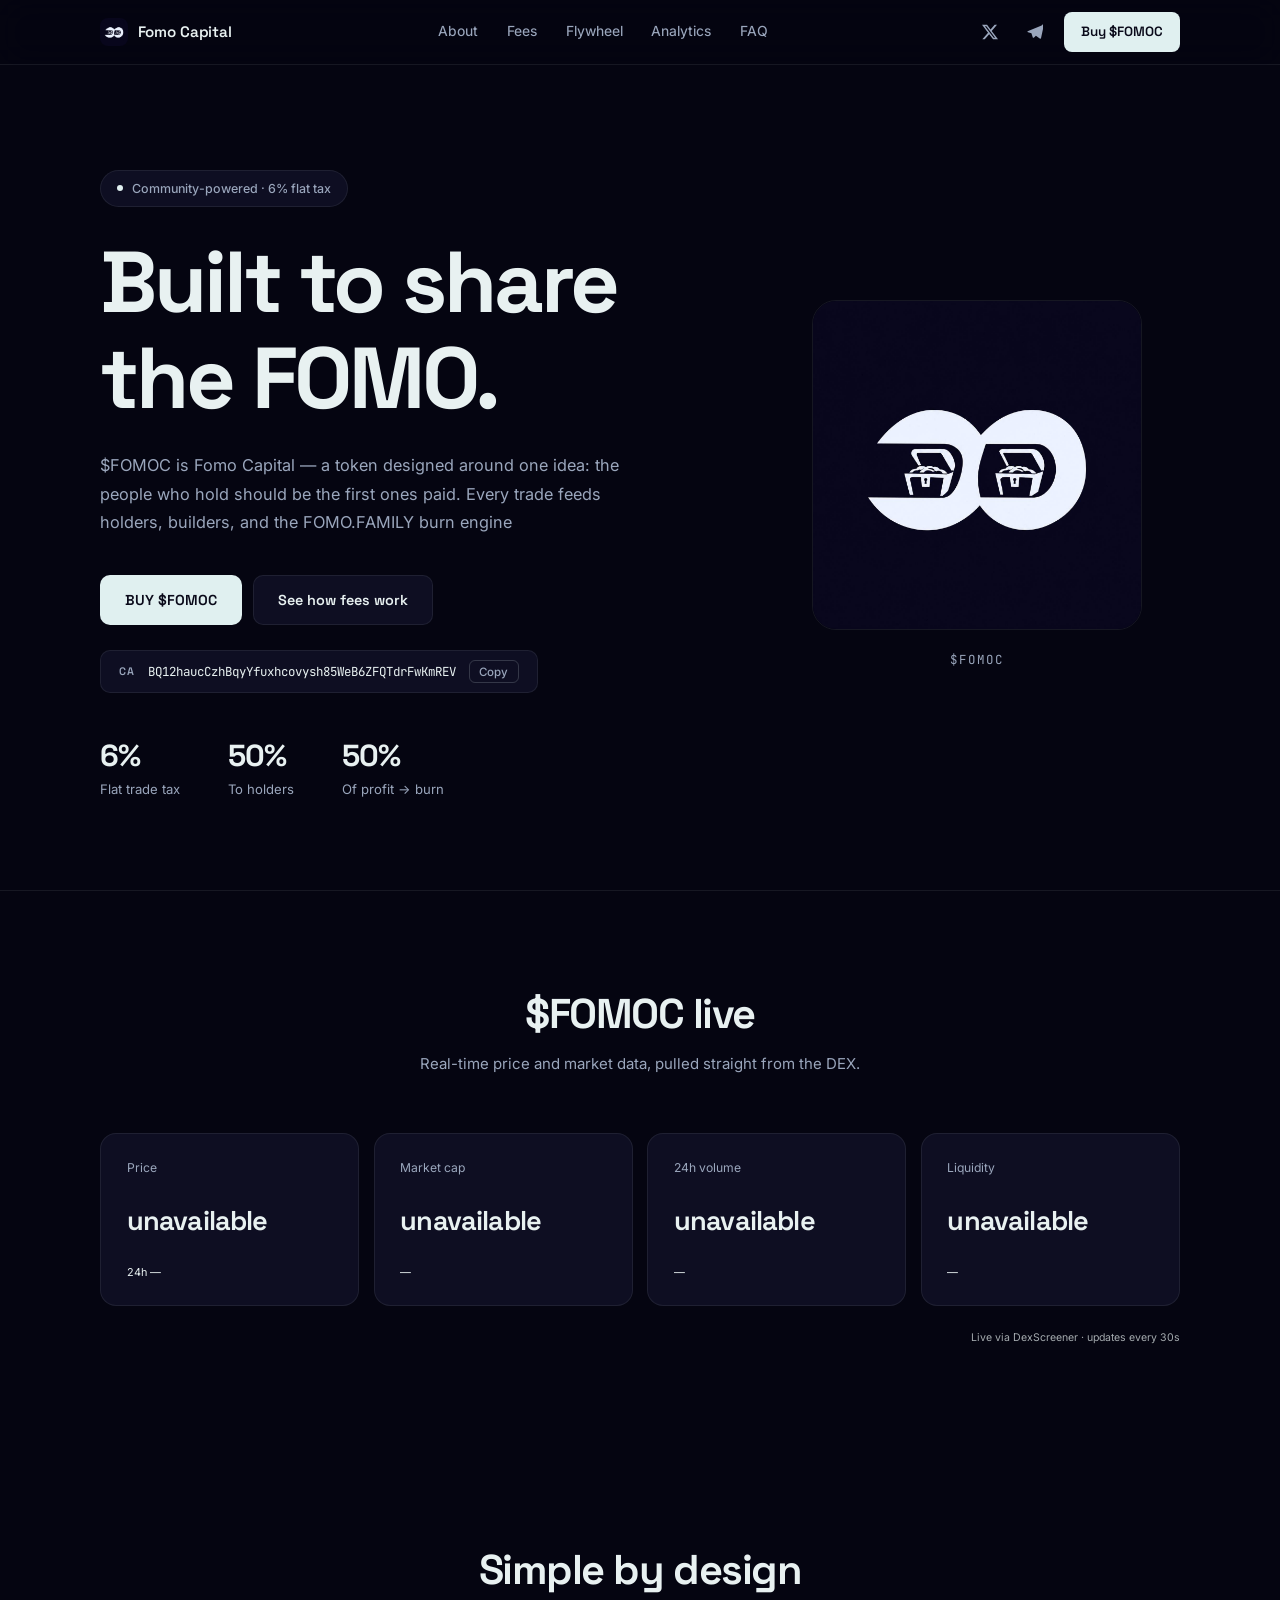
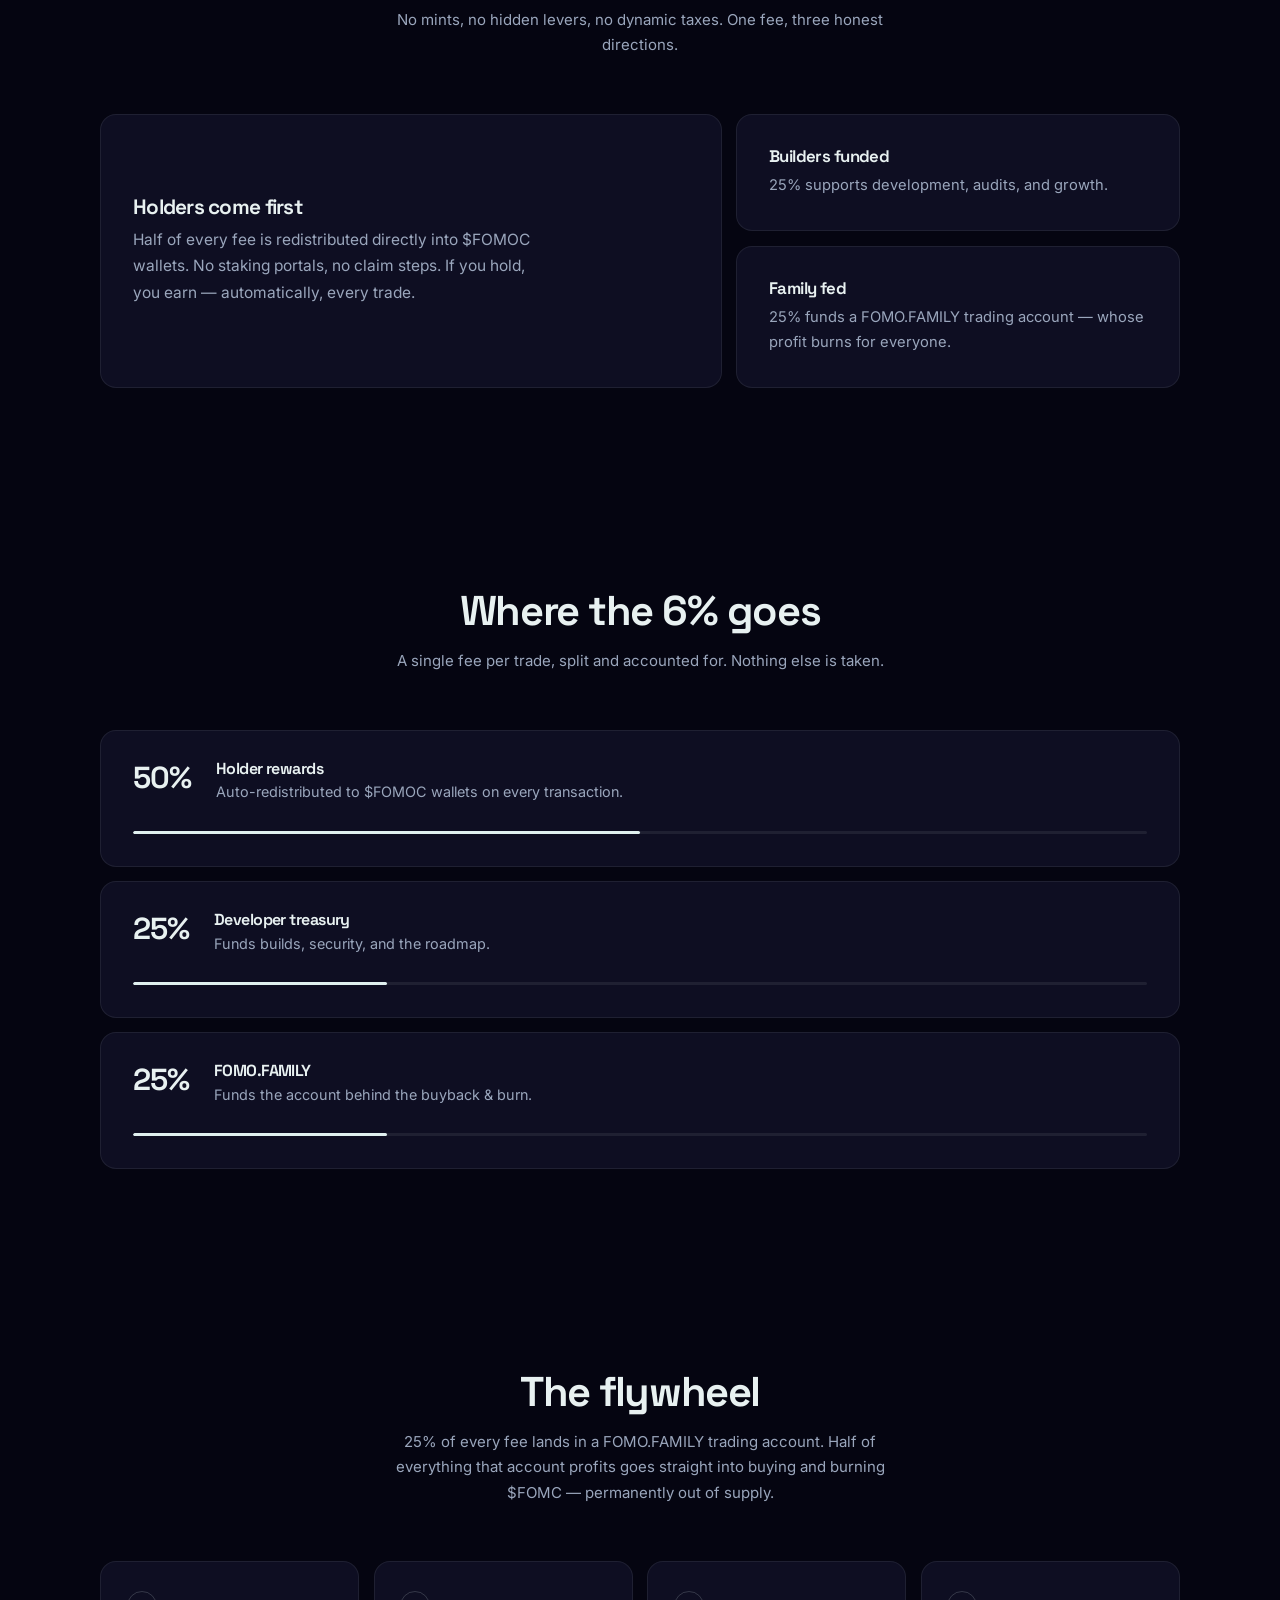
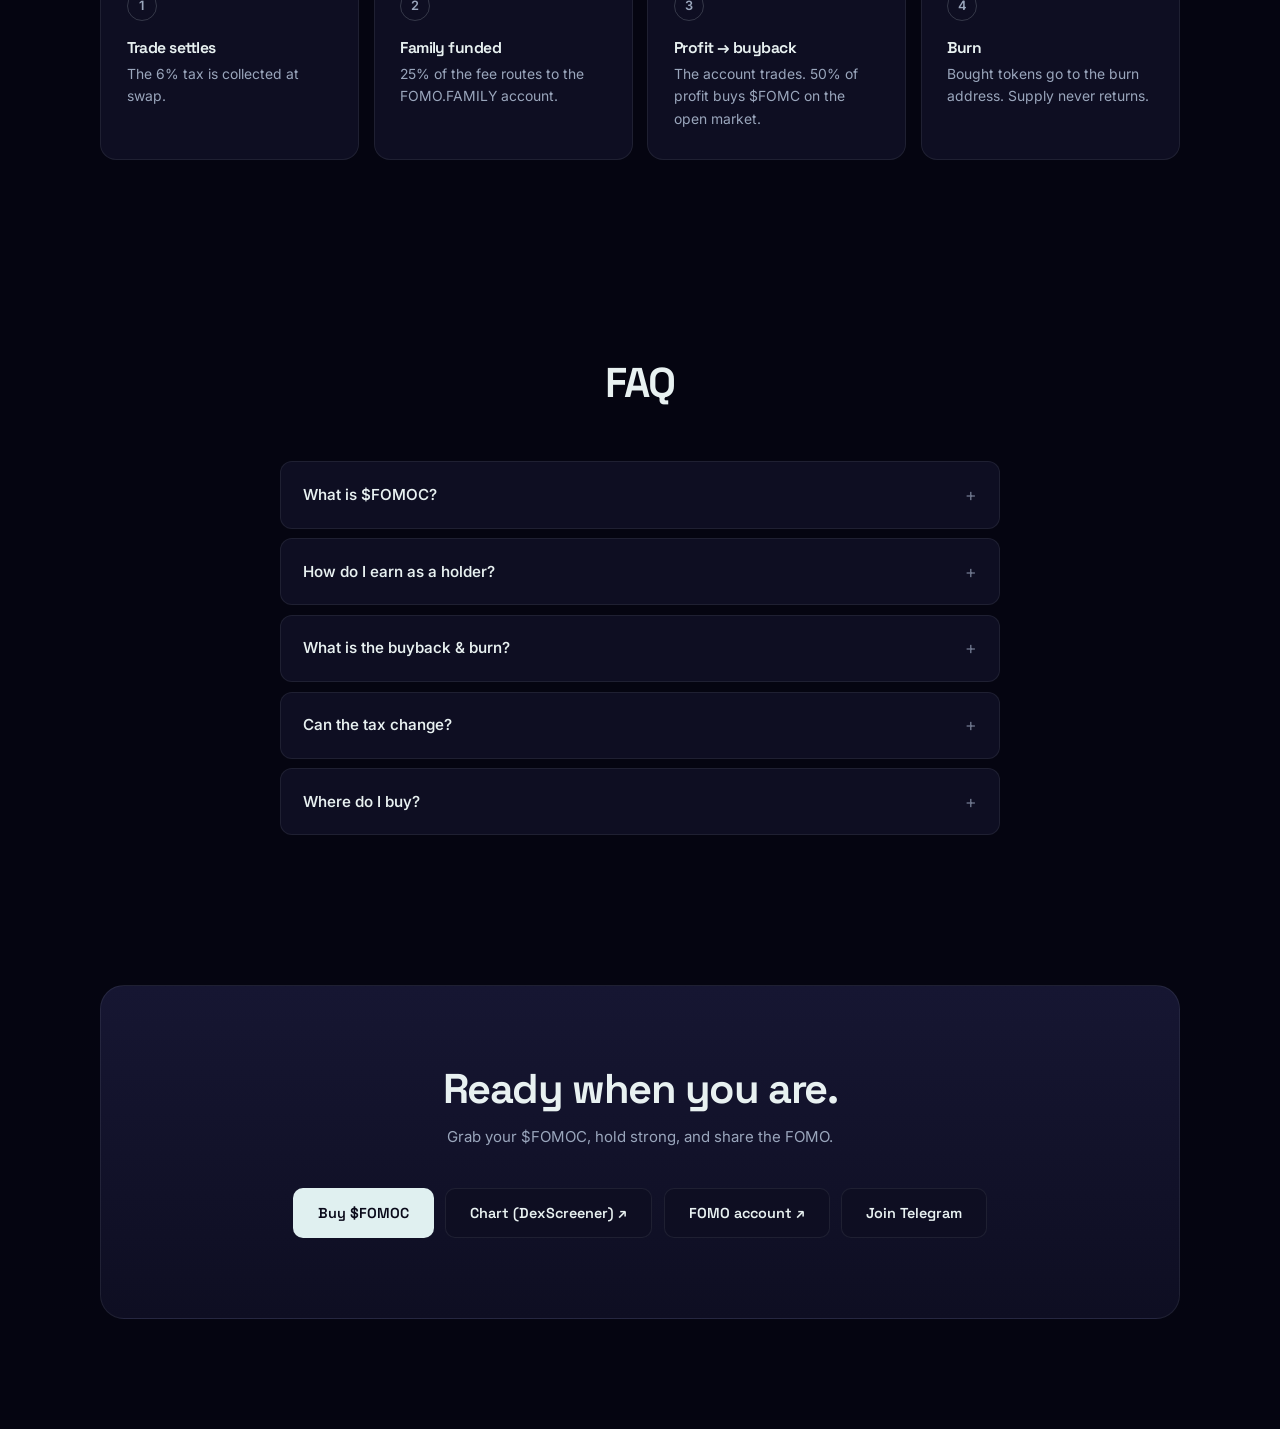
<file: index.html>
<!DOCTYPE html>
<html lang="en">
<head>
  <meta charset="UTF-8">
  <meta name="viewport" content="width=device-width, initial-scale=1.0">
  <title>$FOMOC — Fomo Capital</title>
  <meta name="description" content="Fomo Capital ($FOMOC) — a community-powered token. 50% of fees reward holders, 25% support the devs, 25% goes to FOMO.FAMILY. Built to share the FOMO.">
  <link rel="icon" type="image/jpeg" href="logo-icon.jpg">
  <link rel="preconnect" href="https://fonts.googleapis.com">
  <link rel="preconnect" href="https://fonts.gstatic.com" crossorigin>
  <link href="https://fonts.googleapis.com/css2?family=Space+Grotesk:wght@400;500;600;700&family=Inter:wght@100..900&family=JetBrains+Mono:wght@400;500&display=swap" rel="stylesheet">
  <link rel="stylesheet" href="styles.css">
</head>
<body>



  <!-- ===== NAV ===== -->
  <header class="nav" id="top">
    <div class="container nav-inner">
      <a href="#top" class="brand">
        <img src="logo-icon.jpg" alt="" class="brand-mark">
        <span>Fomo Capital</span>
      </a>
      <nav class="nav-links" id="navLinks">
        <a href="#about">About</a>
        <a href="#fees">Fees</a>
        <a href="#flywheel">Flywheel</a>
        <a href="analytics.html">Analytics</a>
        <a href="#faq">FAQ</a>
      </nav>
      <div class="nav-right">
        <a href="https://x.com/fomocapital_sol" target="_blank" rel="noopener" class="nav-social" aria-label="Twitter / X">
          <svg width="16" height="16" viewBox="0 0 24 24" fill="currentColor"><path d="M18.9 1.15h3.68l-8.04 9.19L24 22.85h-7.41l-5.8-7.58-6.64 7.58H.46l8.6-9.83L0 1.15h7.6l5.24 6.93zm-1.29 19.5h2.04L6.49 3.24H4.3z"/></svg>
        </a>
        <a href="https://t.me/fomocapital_sol" target="_blank" rel="noopener" class="nav-social" aria-label="Telegram">
          <svg width="16" height="16" viewBox="0 0 24 24" fill="currentColor"><path d="M21.94 2.29 1.79 10.5c-1.5.59-1.49 1.44-.27 1.8l5.11 1.6 1.96 6.04c.22.55.11.8.86.8.58 0 .83-.27 1.15-.59l2.76-2.68 5.73 4.24c1.06.59 1.82.28 2.08-.98l3.78-17.8c.39-1.74-.66-2.53-1.8-2.02z"/></svg>
        </a>
        <a href="#buy" class="btn btn-light btn-sm">Buy $FOMOC</a>
        <button class="nav-toggle" id="navToggle" aria-label="Toggle menu">
          <span></span><span></span>
        </button>
      </div>
    </div>
  </header>

  <!-- ===== HERO ===== -->
  <main>
  <section class="hero">
    <div class="container hero-inner">
      <div class="hero-copy">
        <span class="badge"><i></i>Community-powered · 6% flat tax</span>
        <h1>Built to share<br>the FOMO.</h1>
        <p class="sub">
            $FOMOC is Fomo Capital — a token designed around one idea: the people
          who hold should be the first ones paid. Every trade feeds holders,
          builders, and the FOMO.FAMILY burn engine
        </p>
        <div class="actions">
          <a href="#buy" class="btn btn-light">BUY $FOMOC</a>
          <a href="#fees" class="btn btn-dim">See how fees work</a>
        </div>
        <div class="hero-ca">
          <span>CA</span>
          <code id="ca-text">BQ12haucCzhBqyYfuxhcovysh85WeB6ZFQTdrFwKmREV</code>
          <button class="copy-btn" data-copy="BQ12haucCzhBqyYfuxhcovysh85WeB6ZFQTdrFwKmREV">Copy</button>
        </div>
        <dl class="hero-stats">
          <div>
            <dt><b class="num" data-count="6">0</b>%</dt>
            <dd>Flat trade tax</dd>
          </div>
          <div>
            <dt><b class="num" data-count="50">0</b>%</dt>
            <dd>To holders</dd>
          </div>
          <div>
            <dt><b class="num" data-count="50">0</b>%</dt>
            <dd>Of profit → burn</dd>
          </div>
        </dl>
      </div>
      <div class="hero-emblem">
        <img src="logo-icon.jpg" alt="Fomo Capital emblem">
        <span class="hero-tag">$FOMOC</span>
      </div>
    </div>
  </section>

  <!-- ===== LIVE STATS ===== -->
  <section class="live" id="live">
    <div class="container">
      <div class="section-head">
        <h2>$FOMOC live</h2>
        <p>Real-time price and market data, pulled straight from the DEX.</p>
      </div>
      <div class="live-grid">
        <div class="live-card">
          <span class="live-label">Price</span>
          <span class="live-value" id="stat-price">$—</span>
          <span class="live-sub mono" id="stat-price-change">24h —</span>
        </div>
        <div class="live-card">
          <span class="live-label">Market cap</span>
          <span class="live-value" id="stat-mcap">$—</span>
          <span class="live-sub mono" id="stat-mcap-label">—</span>
        </div>
        <div class="live-card">
          <span class="live-label">24h volume</span>
          <span class="live-value" id="stat-volume">$—</span>
          <span class="live-sub mono" id="stat-volume-label">—</span>
        </div>
        <div class="live-card">
          <span class="live-label">Liquidity</span>
          <span class="live-value" id="stat-liq">$—</span>
          <span class="live-sub mono" id="stat-liq-label">—</span>
        </div>
      </div>
      <p class="live-source mono">Live via DexScreener · updates every 30s</p>
    </div>
  </section>

  <!-- ===== ABOUT ===== -->
  <section class="section" id="about">
    <div class="container">
      <div class="section-head">
        <h2>Simple by design</h2>
        <p>No mints, no hidden levers, no dynamic taxes. One fee, three honest directions.</p>
      </div>
      <div class="bento">
        <div class="b-card b-card-wide">
          <h3>Holders come first</h3>
          <p>Half of every fee is redistributed directly into $FOMOC wallets. No staking portals, no claim steps. If you hold, you earn — automatically, every trade.</p>
        </div>
        <div class="b-card">
          <h3>Builders funded</h3>
          <p>25% supports development, audits, and growth.</p>
        </div>
        <div class="b-card">
          <h3>Family fed</h3>
          <p>25% funds a FOMO.FAMILY trading account — whose profit burns for everyone.</p>
        </div>
      </div>
    </div>
  </section>

  <!-- ===== FEES ===== -->
  <section class="section" id="fees">
    <div class="container">
      <div class="section-head">
        <h2>Where the 6% goes</h2>
        <p>A single fee per trade, split and accounted for. Nothing else is taken.</p>
      </div>

      <div class="fee-list">
        <div class="fee-item">
          <div class="fee-meta">
            <span class="fee-pct">50%</span>
            <div>
              <h3>Holder rewards</h3>
              <p>Auto-redistributed to $FOMOC wallets on every transaction.</p>
            </div>
          </div>
          <div class="bar"><i style="--w:50%"></i></div>
        </div>
        <div class="fee-item">
          <div class="fee-meta">
            <span class="fee-pct">25%</span>
            <div>
              <h3>Developer treasury</h3>
              <p>Funds builds, security, and the roadmap.</p>
            </div>
          </div>
          <div class="bar"><i style="--w:25%"></i></div>
        </div>
        <div class="fee-item">
          <div class="fee-meta">
            <span class="fee-pct">25%</span>
            <div>
              <h3>FOMO.FAMILY</h3>
              <p>Funds the account behind the buyback &amp; burn.</p>
            </div>
          </div>
          <div class="bar"><i style="--w:25%"></i></div>
        </div>
      </div>
    </div>
  </section>

  <!-- ===== FLYWHEEL ===== -->
  <section class="section" id="flywheel">
    <div class="container">
      <div class="section-head">
        <h2>The flywheel</h2>
        <p>25% of every fee lands in a FOMO.FAMILY trading account. Half of everything that account profits goes straight into buying and burning $FOMC — permanently out of supply.</p>
      </div>
      <div class="steps">
        <div class="step">
          <span class="step-n">1</span>
          <h3>Trade settles</h3>
          <p>The 6% tax is collected at swap.</p>
        </div>
        <div class="step">
          <span class="step-n">2</span>
          <h3>Family funded</h3>
          <p>25% of the fee routes to the FOMO.FAMILY account.</p>
        </div>
        <div class="step">
          <span class="step-n">3</span>
          <h3>Profit → buyback</h3>
          <p>The account trades. 50% of profit buys $FOMC on the open market.</p>
        </div>
        <div class="step">
          <span class="step-n">4</span>
          <h3>Burn</h3>
          <p>Bought tokens go to the burn address. Supply never returns.</p>
        </div>
      </div>
    </div>
  </section>

  <!-- ===== FAQ ===== -->
  <section class="section" id="faq">
    <div class="container container-narrow">
      <div class="section-head">
        <h2>FAQ</h2>
      </div>
      <div class="faq">
        <details>
          <summary>What is $FOMOC?</summary>
          <p>The community token of Fomo Capital. A fixed 6% tax on trades, split 50% holders, 25% developers, 25% FOMO.FAMILY.</p>
        </details>
        <details>
          <summary>How do I earn as a holder?</summary>
          <p>By holding. Half of all fees collected are redistributed into $FOMOC wallets automatically. Busier markets mean fuller redistribution.</p>
        </details>
        <details>
          <summary>What is the buyback &amp; burn?</summary>
          <p>The FOMO.FAMILY account commits 50% of its trading profits to buying $FOMC from the open market and sending it to a burn address — permanently out of supply.</p>
        </details>
        <details>
          <summary>Can the tax change?</summary>
          <p>No. The rate is fixed at 6% and the split is published here. There are no mint functions or dynamic levers.</p>
        </details>
        <details>
          <summary>Where do I buy?</summary>
          <p>Through the launch links on this page. Connect a wallet, confirm, and you're earning from the next trade.</p>
        </details>
      </div>
    </div>
  </section>

  <!-- ===== BUY ===== -->
  <section class="buy" id="buy">
    <div class="container">
      <div class="buy-card">
        <h2>Ready when you are.</h2>
        <p>Grab your $FOMOC, hold strong, and share the FOMO.</p>
        <div class="actions">
          <a href="#" class="btn btn-light">Buy $FOMOC</a>
          <a href="https://dexscreener.com/solana/BQ12haucCzhBqyYfuxhcovysh85WeB6ZFQTdrFwKmREV" target="_blank" rel="noopener" class="btn btn-dim">Chart (DexScreener) ↗</a>
          <a href="https://fomo.family/profile/FMCapital" target="_blank" rel="noopener" class="btn btn-dim">FOMO account ↗</a>
          <a href="https://t.me/fomocapital_sol" class="btn btn-dim" target="_blank" rel="noopener">Join Telegram</a>
        </div>
      </div>
    </div>
  </section>
  </main>

  <script src="app.js"></script>
</body>
</html>
</file>
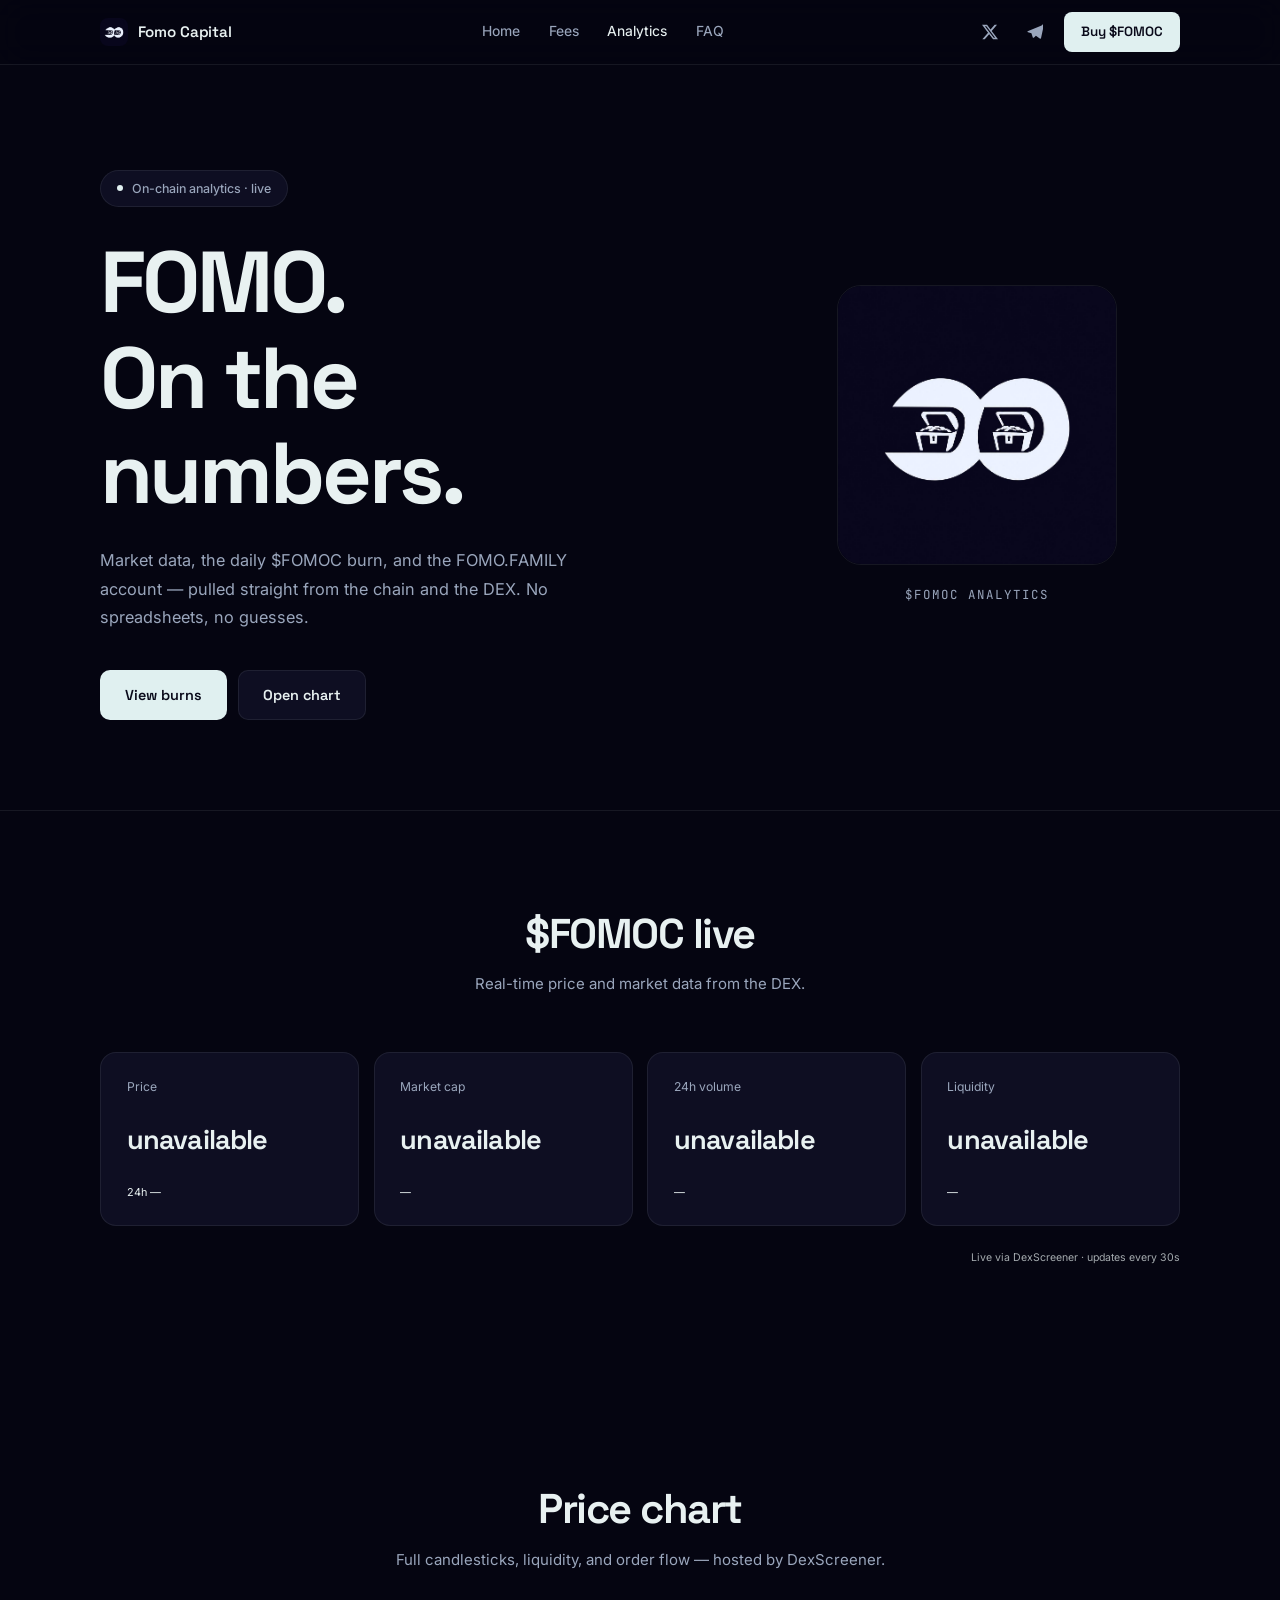
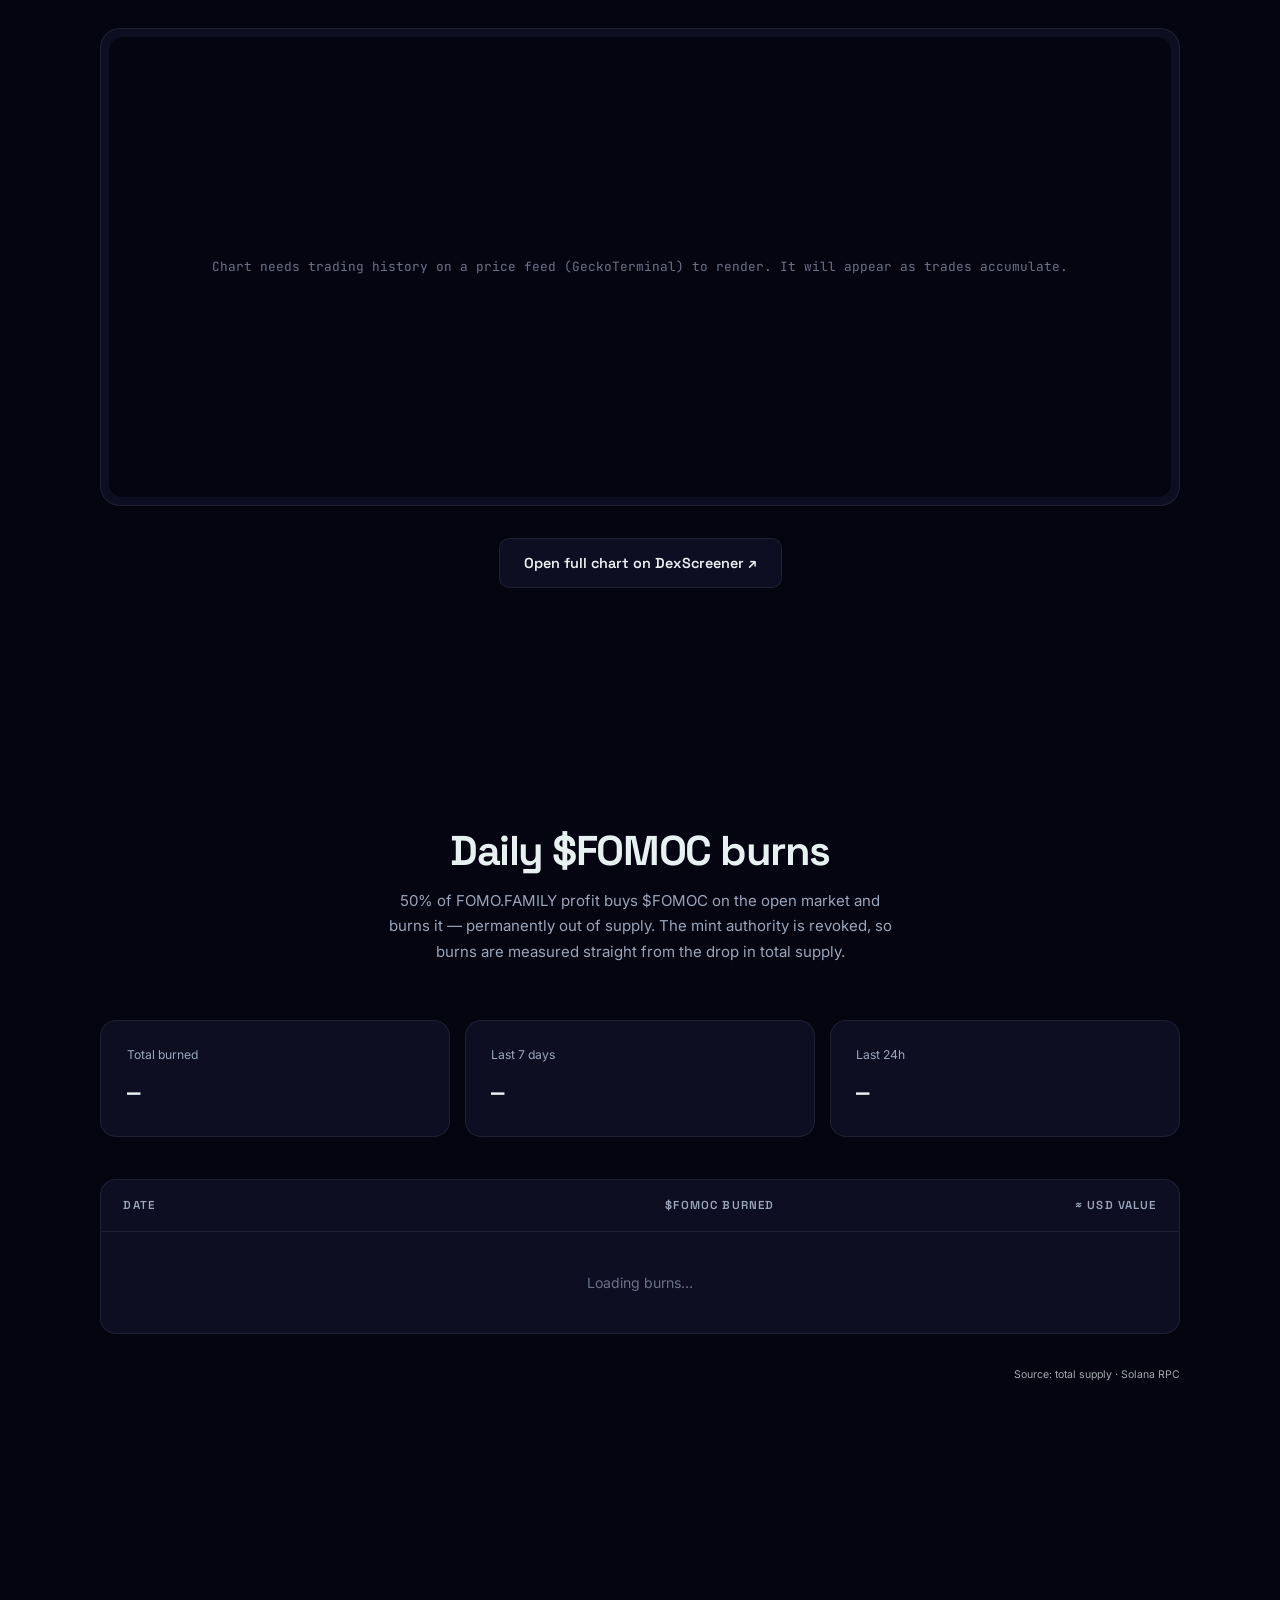
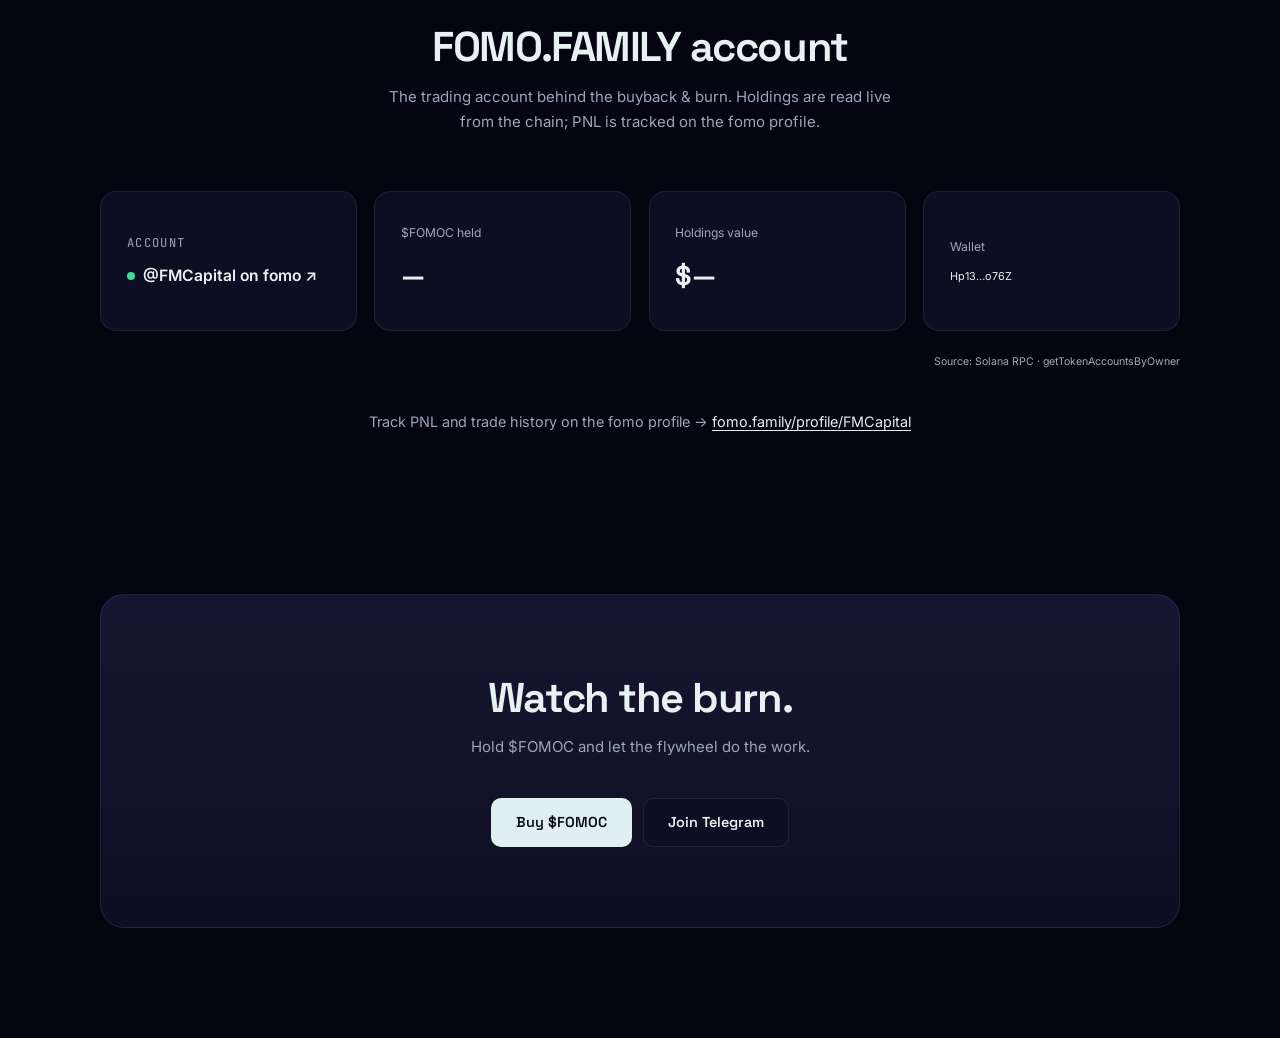
<file: analytics.html>
<!DOCTYPE html>
<html lang="en">
<head>
  <meta charset="UTF-8">
  <meta name="viewport" content="width=device-width, initial-scale=1.0">
  <title>$FOMOC Analytics — Fomo Capital</title>
  <meta name="description" content="Fomo Capital ($FOMOC) analytics — live market data, daily $FOMOC burns, and the FOMO.FAMILY account. Chart via DexScreener.">
  <link rel="icon" type="image/jpeg" href="logo-icon.jpg">
  <link rel="preconnect" href="https://fonts.googleapis.com">
  <link rel="preconnect" href="https://fonts.gstatic.com" crossorigin>
  <link href="https://fonts.googleapis.com/css2?family=Space+Grotesk:wght@400;500;600;700&family=Inter:wght@100..900&family=JetBrains+Mono:wght@400;500&display=swap" rel="stylesheet">
  <link rel="stylesheet" href="styles.css">
</head>
<body>

  <!-- ===== NAV ===== -->
  <header class="nav" id="top">
    <div class="container nav-inner">
      <a href="index.html" class="brand">
        <img src="logo-icon.jpg" alt="" class="brand-mark">
        <span>Fomo Capital</span>
      </a>
      <nav class="nav-links" id="navLinks">
        <a href="index.html">Home</a>
        <a href="index.html#fees">Fees</a>
        <a href="analytics.html" class="active">Analytics</a>
        <a href="index.html#faq">FAQ</a>
      </nav>
      <div class="nav-right">
        <a href="https://x.com/fomocapital_sol" target="_blank" rel="noopener" class="nav-social" aria-label="Twitter / X">
          <svg width="16" height="16" viewBox="0 0 24 24" fill="currentColor"><path d="M18.9 1.15h3.68l-8.04 9.19L24 22.85h-7.41l-5.8-7.58-6.64 7.58H.46l8.6-9.83L0 1.15h7.6l5.24 6.93zm-1.29 19.5h2.04L6.49 3.24H4.3z"/></svg>
        </a>
        <a href="https://t.me/fomocapital_sol" target="_blank" rel="noopener" class="nav-social" aria-label="Telegram">
          <svg width="16" height="16" viewBox="0 0 24 24" fill="currentColor"><path d="M21.94 2.29 1.79 10.5c-1.5.59-1.49 1.44-.27 1.8l5.11 1.6 1.96 6.04c.22.55.11.8.86.8.58 0 .83-.27 1.15-.59l2.76-2.68 5.73 4.24c1.06.59 1.82.28 2.08-.98l3.78-17.8c.39-1.74-.66-2.53-1.8-2.02z"/></svg>
        </a>
        <a href="index.html#buy" class="btn btn-light btn-sm">Buy $FOMOC</a>
        <button class="nav-toggle" id="navToggle" aria-label="Toggle menu">
          <span></span><span></span>
        </button>
      </div>
    </div>
  </header>

  <main class="an-page">
    <!-- ===== ANALYTICS HERO ===== -->
    <section class="hero an-hero">
      <div class="container hero-inner">
        <div class="hero-copy">
          <span class="badge"><i></i>On-chain analytics · live</span>
          <h1>FOMO.<br>On the numbers.</h1>
          <p class="sub">
            Market data, the daily $FOMOC burn, and the FOMO.FAMILY account —
            pulled straight from the chain and the DEX. No spreadsheets, no guesses.
          </p>
          <div class="actions">
            <a href="#burns" class="btn btn-light">View burns</a>
            <a href="#chart" class="btn btn-dim">Open chart</a>
          </div>
        </div>
        <div class="hero-emblem">
          <img src="logo-icon.jpg" alt="Fomo Capital emblem">
          <span class="hero-tag">$FOMOC analytics</span>
        </div>
      </div>
    </section>

    <!-- ===== LIVE STATS ===== -->
    <section class="live" id="live">
      <div class="container">
        <div class="section-head">
          <h2>$FOMOC live</h2>
          <p>Real-time price and market data from the DEX.</p>
        </div>
        <div class="live-grid">
          <div class="live-card">
            <span class="live-label">Price</span>
            <span class="live-value" id="stat-price">$—</span>
            <span class="live-sub mono" id="stat-price-change">24h —</span>
          </div>
          <div class="live-card">
            <span class="live-label">Market cap</span>
            <span class="live-value" id="stat-mcap">$—</span>
            <span class="live-sub mono" id="stat-mcap-label">—</span>
          </div>
          <div class="live-card">
            <span class="live-label">24h volume</span>
            <span class="live-value" id="stat-volume">$—</span>
            <span class="live-sub mono" id="stat-volume-label">—</span>
          </div>
          <div class="live-card">
            <span class="live-label">Liquidity</span>
            <span class="live-value" id="stat-liq">$—</span>
            <span class="live-sub mono" id="stat-liq-label">—</span>
          </div>
        </div>
        <p class="live-source mono">Live via DexScreener · updates every 30s</p>
      </div>
    </section>

    <!-- ===== CHART (DexScreener) ===== -->
    <section class="section" id="chart">
      <div class="container">
        <div class="section-head">
          <h2>Price chart</h2>
          <p>Full candlesticks, liquidity, and order flow — hosted by DexScreener.</p>
        </div>
        <div class="chart-card">
          <div class="chart-plot" id="chart-plot" aria-label="$FOMOC price chart">
            <p class="chart-empty" id="chart-empty">Loading chart…</p>
          </div>
        </div>
        <p class="chart-open">
          <a href="https://dexscreener.com/solana/BQ12haucCzhBqyYfuxhcovysh85WeB6ZFQTdrFwKmREV" target="_blank" rel="noopener" class="btn btn-dim">
            Open full chart on DexScreener ↗
          </a>
        </p>
      </div>
    </section>

    <!-- ===== DAILY BURNS ===== -->
    <section class="section" id="burns">
      <div class="container">
        <div class="section-head">
          <h2>Daily $FOMOC burns</h2>
          <p>50% of FOMO.FAMILY profit buys $FOMOC on the open market and burns it — permanently out of supply. The mint authority is revoked, so burns are measured straight from the drop in total supply.</p>
        </div>
        <div class="burns-total">
          <div>
            <span class="live-label">Total burned</span>
            <span class="live-value" id="burn-total">—</span>
          </div>
          <div>
            <span class="live-label">Last 7 days</span>
            <span class="live-value" id="burn-7d">—</span>
          </div>
          <div>
            <span class="live-label">Last 24h</span>
            <span class="live-value" id="burn-24h">—</span>
          </div>
        </div>
        <div class="table-card">
          <table class="data-table">
            <thead>
              <tr>
                <th>Date</th>
                <th class="num">$FOMOC burned</th>
                <th class="num">≈ USD value</th>
              </tr>
            </thead>
            <tbody id="burn-rows">
              <tr><td colspan="3" class="empty">Loading burns…</td></tr>
            </tbody>
          </table>
        </div>
        <p class="live-source mono" id="burn-note">Source: total supply · Solana RPC</p>
      </div>
    </section>

    <!-- ===== FOMO.FAMILY WALLET ===== -->
    <section class="section" id="wallet">
      <div class="container">
        <div class="section-head">
          <h2>FOMO.FAMILY account</h2>
          <p>The trading account behind the buyback &amp; burn. Holdings are read live from the chain; PNL is tracked on the fomo profile.</p>
        </div>
        <div class="wallet-grid">
          <div class="live-card live-card-account">
            <span class="live-label mono">Account</span>
            <a class="live-account" href="https://fomo.family/profile/FMCapital" target="_blank" rel="noopener">
              <span class="live-dot"></span>
              <span>@FMCapital on fomo ↗</span>
            </a>
          </div>
          <div class="live-card live-card-account">
            <span class="live-label">$FOMOC held</span>
            <span class="live-value mono" id="wl-amount">—</span>
          </div>
          <div class="live-card live-card-account">
            <span class="live-label">Holdings value</span>
            <span class="live-value" id="wl-value">$—</span>
          </div>
          <div class="live-card live-card-account">
            <span class="live-label">Wallet</span>
            <span class="live-sub mono" id="wl-address">—</span>
          </div>
        </div>
        <p class="live-source mono" id="wl-note">Source: Solana RPC · getTokenAccountsByOwner</p>
        <p class="wallet-pnl">
          Track PNL and trade history on the fomo profile →
          <a href="https://fomo.family/profile/FMCapital" target="_blank" rel="noopener">fomo.family/profile/FMCapital</a>
        </p>
      </div>
    </section>

    <!-- ===== CTA ===== -->
    <section class="buy">
      <div class="container">
        <div class="buy-card">
          <h2>Watch the burn.</h2>
          <p>Hold $FOMOC and let the flywheel do the work.</p>
          <div class="actions">
            <a href="index.html#buy" class="btn btn-light">Buy $FOMOC</a>
            <a href="https://t.me/fomocapital_sol" class="btn btn-dim" target="_blank" rel="noopener">Join Telegram</a>
          </div>
        </div>
      </div>
    </section>
  </main>

  <script src="app.js"></script>
  <script src="analytics.js"></script>
</body>
</html>
</file>
<file: styles.css>
/* ============================================================
   FOMO CAPITAL — neutral monochrome, framer-style
   One hue family: near-black / grays / white. Nothing else.
   ============================================================ */

:root {
  --bg: #050511;
  --card: #0E0E22;
  --card-hi: #161632;
  --border: rgba(224, 240, 240, 0.08);
  --border-hi: rgba(224, 240, 240, 0.18);
  --text: #E8F1F1;
  --muted: #9AA6BC;
  --faint: #6A7288;
  --white: #E0F0F0;

  --r: 16px;
  --f: "Inter", sans-serif;
  --display: "Space Grotesk", sans-serif;
  --mono: "JetBrains Mono", monospace;
}

* { margin: 0; padding: 0; box-sizing: border-box; }
html { scroll-behavior: smooth; scroll-padding-top: 88px; }

body {
  background: var(--bg);
  color: var(--text);
  font-family: var(--f);
  font-size: 15px;
  line-height: 1.7;
  -webkit-font-smoothing: antialiased;
  text-rendering: optimizeLegibility;
}

img { display: block; max-width: 100%; }
a { color: inherit; text-decoration: none; }

.container { width: min(1080px, 92%); margin-inline: auto; }
.container-narrow { width: min(720px, 92%); }

h1, h2, h3 { font-family: var(--display); font-weight: 650; letter-spacing: -0.035em; line-height: 1.1; }

/* ---------- buttons ---------- */
.btn {
  display: inline-flex; align-items: center; justify-content: center;
  font-family: var(--display); font-weight: 600; font-size: .9rem;
  padding: .72rem 1.5rem; border-radius: 10px; cursor: pointer;
  border: 1px solid transparent;
  transition: transform .18s ease, background .18s ease, border-color .18s ease, box-shadow .18s ease;
}
.btn-light { background: var(--white); color: #0A0A1A; }
.btn-light:hover { transform: translateY(-1px); box-shadow: 0 6px 24px rgba(224,240,240,.14); }
.btn-dim { background: var(--card); color: var(--text); border-color: var(--border); }
.btn-dim:hover { background: var(--card-hi); border-color: var(--border-hi); }
.btn-sm { padding: .45rem 1rem; font-size: .84rem; border-radius: 8px; }

/* ---------- nav ---------- */
.nav {
  position: fixed; inset: 0 0 auto 0; z-index: 50;
  background: rgba(5, 5, 17, 0.78);
  backdrop-filter: blur(16px); -webkit-backdrop-filter: blur(16px);
  border-bottom: 1px solid var(--border);
}
.nav-inner { display: flex; align-items: center; justify-content: space-between; height: 64px; gap: 1rem; }
.brand { display: flex; align-items: center; gap: .6rem; font-family: var(--display); font-weight: 600; font-size: .95rem; letter-spacing: -0.01em; }
.brand-mark { width: 28px; height: 28px; border-radius: 8px; }
.nav-links { display: flex; gap: 1.8rem; font-size: .87rem; color: var(--muted); font-weight: 450; }
.nav-links a { transition: color .15s; }
.nav-links a:hover { color: var(--text); }
.nav-links a.active { color: var(--text); }
.nav-right { display: flex; align-items: center; gap: .8rem; }
.nav-social {
  display: inline-flex; align-items: center; justify-content: center;
  width: 32px; height: 32px; border-radius: 8px;
  color: var(--muted); transition: color .15s, background .15s;
}
.nav-social:hover { color: var(--text); background: var(--card); }
.nav-toggle { display: none; background: none; border: 0; cursor: pointer; padding: 6px; }
.nav-toggle span { display: block; width: 18px; height: 1.5px; background: var(--text); margin: 5px 0; }

/* ---------- hero ---------- */
.hero { padding: 170px 0 90px; }
.hero-inner {
  display: grid; grid-template-columns: 1.2fr .8fr;
  gap: 4rem; align-items: center;
}
.badge {
  display: inline-flex; align-items: center; gap: .55rem;
  font-size: .78rem; font-weight: 480; color: var(--muted);
  background: var(--card); border: 1px solid var(--border);
  padding: .42rem 1rem; border-radius: 999px; margin-bottom: 1.8rem;
}
.badge i { width: 6px; height: 6px; border-radius: 50%; background: var(--white); }
.hero h1 { font-size: clamp(3rem, 7vw, 5.4rem); font-weight: 700; }
.hero .sub {
  max-width: 520px; margin-top: 1.6rem; color: var(--muted); font-size: 1.02rem; line-height: 1.75;
}
.actions { display: flex; gap: .7rem; margin-top: 2.4rem; flex-wrap: wrap; }
.buy-card .actions { justify-content: center; }

.hero-ca {
  display: inline-flex; align-items: center; gap: .8rem;
  margin-top: 1.6rem; padding: .55rem 1.1rem;
  background: var(--card); border: 1px solid var(--border); border-radius: 10px;
}
.hero-ca span {
  font-family: var(--display); font-size: .68rem; font-weight: 600;
  letter-spacing: .12em; color: var(--muted); text-transform: uppercase;
}
.hero-ca code {
  font-family: var(--mono); font-size: .78rem; color: var(--text);
}
.hero-ca .copy-btn { margin-left: 0; }

/* ---------- live stats ---------- */
.live { padding: 100px 0; border-top: 1px solid var(--border); }
.live-grid {
  display: grid; grid-template-columns: repeat(4, 1fr); gap: .9rem;
}
.live-card {
  background: var(--card); border: 1px solid var(--border); border-radius: var(--r);
  padding: 1.5rem 1.6rem; display: flex; flex-direction: column; justify-content: space-between;
  gap: 1.2rem; min-height: 140px;
}
.live-card-account { justify-content: center; gap: .6rem; }
.live-label { font-size: .76rem; color: var(--muted); }
.live-label.mono { font-family: var(--mono); letter-spacing: .12em; text-transform: uppercase; }
.live-account { display: inline-flex; align-items: center; gap: .5rem; font-weight: 600; font-size: .98rem; }
.live-account:hover { color: var(--white); }
.live-dot { width: 8px; height: 8px; border-radius: 50%; background: #3DDC97; animation: pulse 1.8s infinite; }
@keyframes pulse { 0%,100% { opacity: 1; } 50% { opacity: .35; } }
.live-value { font-family: var(--display); font-size: 1.7rem; font-weight: 650; letter-spacing: -0.03em; }
.live-sub { font-size: .68rem; }
.live-sub.up { color: #3DDC97; }
.live-sub.down { color: #FF6B6B; }
.live-source { margin-top: 1.4rem; text-align: right; font-size: .66rem; opacity: .7; }

.hero-stats { display: flex; gap: 3rem; margin-top: 3rem; flex-wrap: wrap; }
.hero-stats dt { font-family: var(--display); font-weight: 650; font-size: 1.9rem; letter-spacing: -0.04em; line-height: 1; }
.hero-stats dd { margin-top: .4rem; font-size: .82rem; color: var(--muted); }

.hero-emblem { display: flex; flex-direction: column; align-items: center; gap: 1.2rem; }
.hero-emblem img {
  width: min(330px, 100%); aspect-ratio: 1; object-fit: cover;
  border-radius: 24px; border: 1px solid var(--border);
}
.hero-tag {
  font-family: var(--mono); font-size: .78rem; letter-spacing: .16em;
  color: var(--muted); text-transform: uppercase;
}

/* ---------- analytics ---------- */
.an-hero .hero-emblem img { width: min(280px, 100%); }

/* chart */
.chart-card {
  background: var(--card); border: 1px solid var(--border); border-radius: 20px;
  overflow: hidden; padding: 8px;
}
.chart-plot {
  position: relative; display: block; width: 100%; height: 460px; border-radius: 14px;
  background: var(--bg);
}
.chart-plot svg { display: block; width: 100%; height: 100%; }
.chart-plot .chart-grid { stroke: rgba(224,240,240,.06); }
.chart-plot .chart-line { fill: none; stroke: var(--white); stroke-width: 2; }
.chart-plot .chart-area { fill: url(#chartGrad); opacity: .35; }
.chart-plot .chart-axis { fill: var(--faint); font-family: var(--mono); font-size: 10px; }
.chart-plot .chart-last { fill: var(--white); font-family: var(--mono); font-size: 12px; }
.chart-empty {
  position: absolute; inset: 0; display: grid; place-items: center;
  color: var(--faint); font-family: var(--mono); font-size: .8rem; text-align: center; padding: 1rem;
}
.chart-open { text-align: center; margin-top: 2rem; }

/* burns */
.burns-total {
  display: grid; grid-template-columns: repeat(3, 1fr); gap: .9rem; margin-bottom: 2.6rem;
}
.burns-total > div {
  background: var(--card); border: 1px solid var(--border); border-radius: var(--r);
  padding: 1.5rem 1.6rem; display: flex; flex-direction: column; gap: .5rem;
}
.burns-total .live-value { font-size: 1.4rem; font-family: var(--mono); letter-spacing: -0.02em; }

.table-card {
  background: var(--card); border: 1px solid var(--border); border-radius: var(--r); overflow: hidden;
}
.data-table { width: 100%; border-collapse: collapse; }
.data-table th, .data-table td { padding: 1rem 1.4rem; text-align: left; font-size: .88rem; }
.data-table thead th {
  font-family: var(--display); font-size: .72rem; font-weight: 600; letter-spacing: .1em;
  text-transform: uppercase; color: var(--muted); border-bottom: 1px solid var(--border);
}
.data-table tbody tr { border-bottom: 1px solid var(--border); }
.data-table tbody tr:last-child { border-bottom: 0; }
.data-table .num { text-align: right; }
.data-table td.mono { font-family: var(--mono); }
.data-table .empty { color: var(--faint); text-align: center; padding: 2.4rem 1rem; }

/* wallet */
.wallet-grid { display: grid; grid-template-columns: repeat(4, 1fr); gap: 1.1rem; margin-top: .4rem; }
.wallet-pnl { text-align: center; color: var(--muted); font-size: .9rem; margin-top: 2.4rem; }
.wallet-pnl a { color: var(--white); text-decoration: underline; text-underline-offset: 3px; }
.wallet-pnl a:hover { color: var(--white); }

/* analytics section rhythm — breathing room between blocks */
.an-page .section { padding: 120px 0; }
.an-page .burns-total { margin-bottom: 2.6rem; }
.an-page .table-card { margin-bottom: 2rem; }
.an-page .wallet-grid { margin-top: .8rem; }

/* ---------- sections ---------- */
.section { padding: 100px 0; }
.section-head { text-align: center; margin-bottom: 3.5rem; }
.section-head h2 { font-size: clamp(1.8rem, 4vw, 2.6rem); }
.section-head p { color: var(--muted); max-width: 520px; margin: .9rem auto 0; }

/* bento */
.bento { display: grid; grid-template-columns: 1.4fr 1fr; gap: .9rem; }
.b-card {
  background: var(--card); border: 1px solid var(--border); border-radius: var(--r);
  padding: 2rem;
  transition: border-color .2s ease, transform .2s ease;
}
.b-card:hover { border-color: var(--border-hi); transform: translateY(-2px); }
.b-card h3 { font-size: 1.05rem; margin-bottom: .5rem; }
.b-card p { color: var(--muted); font-size: .92rem; }
.b-card-wide { grid-row: span 2; display: flex; flex-direction: column; justify-content: center; }
.b-card-wide h3 { font-size: 1.3rem; }
.b-card-wide p { font-size: .97rem; max-width: 42ch; }

/* fee list */
.fee-list { display: flex; flex-direction: column; gap: .9rem; }
.fee-item {
  background: var(--card); border: 1px solid var(--border); border-radius: var(--r);
  padding: 1.8rem 2rem 2rem;
  transition: border-color .2s ease;
}
.fee-item:hover { border-color: var(--border-hi); }
.fee-meta { display: flex; align-items: flex-start; gap: 1.6rem; }
.fee-pct {
  font-family: var(--display);
  font-size: 1.9rem; font-weight: 650; letter-spacing: -0.04em; line-height: 1.2;
  min-width: 3.2rem;
}
.fee-meta h3 { font-size: 1rem; margin-bottom: .2rem; }
.fee-meta p { color: var(--muted); font-size: .9rem; }
.bar { height: 3px; background: rgba(224,240,240,.08); border-radius: 99px; margin-top: 1.6rem; overflow: hidden; }
.bar i {
  display: block; height: 100%; width: 0; background: var(--white); border-radius: 99px;
  transition: width 1s cubic-bezier(.2,.7,.2,1) .2s;
}
.in-view .bar i { width: var(--w); }

/* steps */
.steps { display: grid; grid-template-columns: repeat(4, 1fr); gap: .9rem; }
.step {
  background: var(--card); border: 1px solid var(--border); border-radius: var(--r);
  padding: 1.8rem 1.6rem;
  transition: border-color .2s ease, transform .2s ease;
}
.step:hover { border-color: var(--border-hi); transform: translateY(-2px); }
.step-n {
  display: inline-grid; place-items: center; width: 30px; height: 30px;
  border-radius: 50%; border: 1px solid var(--border-hi);
  font-size: .8rem; font-weight: 600; color: var(--muted); margin-bottom: 1.2rem;
}
.step h3 { font-size: .98rem; margin-bottom: .35rem; }
.step p { color: var(--muted); font-size: .87rem; line-height: 1.6; }

/* faq */
.faq { display: flex; flex-direction: column; }
.faq details {
  border: 1px solid var(--border); border-radius: 12px;
  background: var(--card); margin-bottom: .6rem;
  transition: border-color .2s ease;
}
.faq details[open] { border-color: var(--border-hi); }
.faq summary {
  cursor: pointer; list-style: none; padding: 1.1rem 1.4rem;
  font-weight: 550; font-size: .95rem;
  display: flex; justify-content: space-between; align-items: center;
}
.faq summary::-webkit-details-marker { display: none; }
.faq summary::after {
  content: "+"; color: var(--faint); font-weight: 400; font-size: 1.1rem;
  transition: transform .2s ease;
}
.faq details[open] summary::after { transform: rotate(45deg); }
.faq details p { padding: 0 1.4rem 1.3rem; color: var(--muted); font-size: .92rem; }

/* buy */
.buy { padding: 40px 0 110px; }
.buy-card {
  text-align: center; border: 1px solid var(--border); border-radius: 24px;
  background: linear-gradient(180deg, var(--card-hi), var(--card));
  padding: 5rem 2rem;
}
.buy-card h2 { font-size: clamp(1.8rem, 4vw, 2.6rem); }
.buy-card p { color: var(--muted); margin-top: .8rem; }
.contract {
  margin-top: 2.4rem; font-family: var(--mono); font-size: .76rem; color: var(--faint);
}
.copy-btn {
  font-family: var(--f); font-size: .72rem; font-weight: 500;
  background: none; border: 1px solid var(--border-hi); color: var(--muted);
  border-radius: 6px; padding: .22rem .6rem; cursor: pointer; margin-left: .4rem;
  transition: color .15s, border-color .15s;
}
.copy-btn:hover { color: var(--text); border-color: var(--white); }

/* footer */
/* entrance motion */
@keyframes fadeUp { from { opacity: 0; transform: translateY(20px); } to { opacity: 1; transform: none; } }
.hero .badge, .hero h1, .hero .sub, .hero .actions, .hero-ca, .hero-stats, .hero-emblem {
  opacity: 0; animation: fadeUp .7s cubic-bezier(.2,.7,.2,1) forwards;
}
.hero h1 { animation-delay: .08s; }
.hero .sub { animation-delay: .16s; }
.hero .actions { animation-delay: .24s; }
.hero-ca { animation-delay: .3s; }
.hero-stats { animation-delay: .36s; }
.hero-emblem { animation-delay: .42s; }

.reveal { opacity: 0; transform: translateY(22px); transition: opacity .6s cubic-bezier(.2,.7,.2,1), transform .6s cubic-bezier(.2,.7,.2,1); }
.reveal.in-view { opacity: 1; transform: none; }
.reveal-d1 { transition-delay: .08s; }
.reveal-d2 { transition-delay: .16s; }
.reveal-d3 { transition-delay: .24s; }

@media (prefers-reduced-motion: reduce) {
  *, *::before, *::after { animation: none !important; transition: none !important; }
  .hero .badge, .hero h1, .hero .sub, .hero .actions, .hero-ca, .hero-stats, .hero-emblem { opacity: 1; }
}

/* ---------- responsive ---------- */
@media (max-width: 900px) {
  .hero-inner { grid-template-columns: 1fr; text-align: center; }
  .hero .sub { margin-inline: auto; }
  .actions { justify-content: center; }
  .hero-stats { justify-content: center; }
  .hero-emblem { order: -1; }
  .hero-emblem img { width: min(240px, 70%); }
  .bento { grid-template-columns: 1fr; }
  .b-card-wide { grid-row: auto; }
  .live-grid { grid-template-columns: 1fr 1fr; }
  .steps { grid-template-columns: 1fr 1fr; }
  .burns-total { grid-template-columns: 1fr 1fr; }
  .wallet-grid { grid-template-columns: 1fr 1fr; }
}
@media (max-width: 640px) {
  .nav-links {
    display: none; position: fixed; top: 64px; left: 0; right: 0;
    flex-direction: column; gap: 0; background: rgba(5,5,17,.97);
    border-bottom: 1px solid var(--border); padding: .6rem 4%;
  }
  .nav-links.open { display: flex; }
  .nav-links.open a { padding: .8rem 0; }
  .nav-toggle { display: block; }
  .hero { padding-top: 130px; }
  .live-grid { grid-template-columns: 1fr; }
  .steps { grid-template-columns: 1fr; }
  .burns-total { grid-template-columns: 1fr; }
  .wallet-grid { grid-template-columns: 1fr; }
  .chart-plot { height: 380px; }
}
</file>
